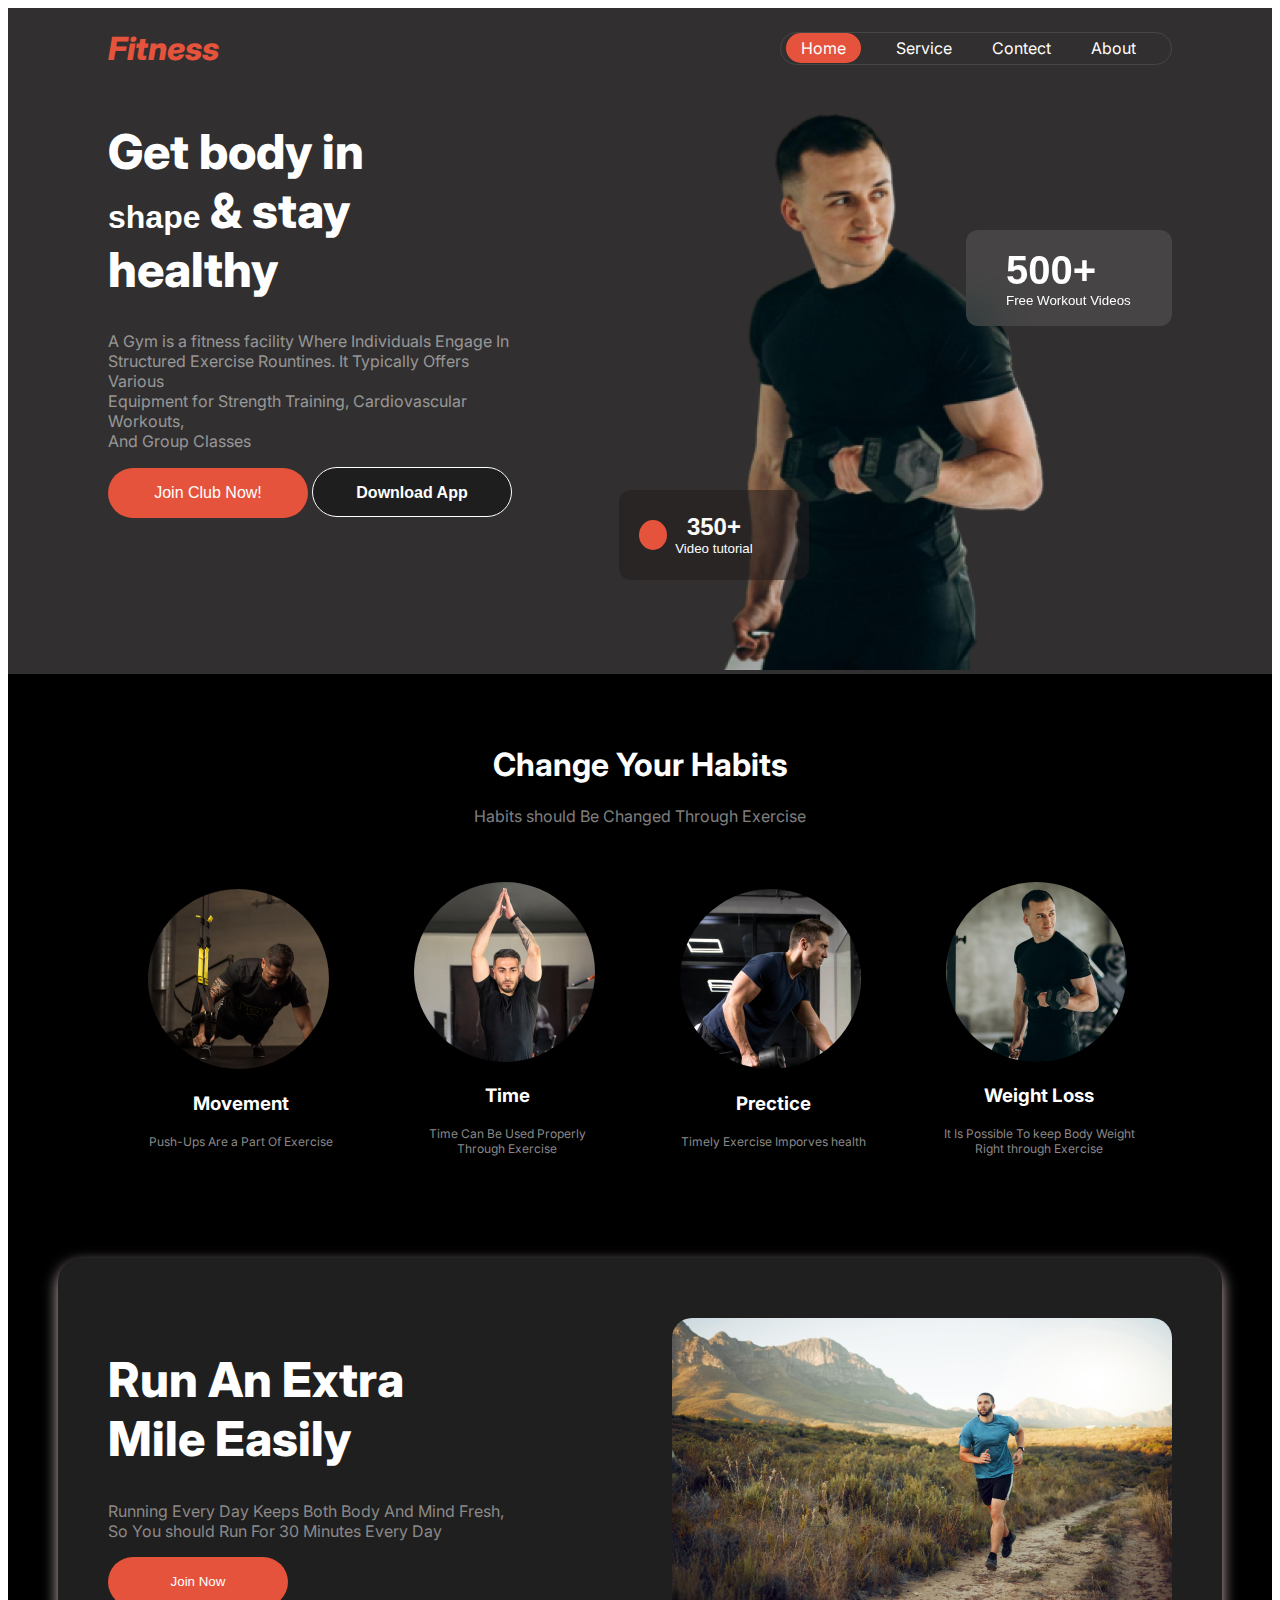
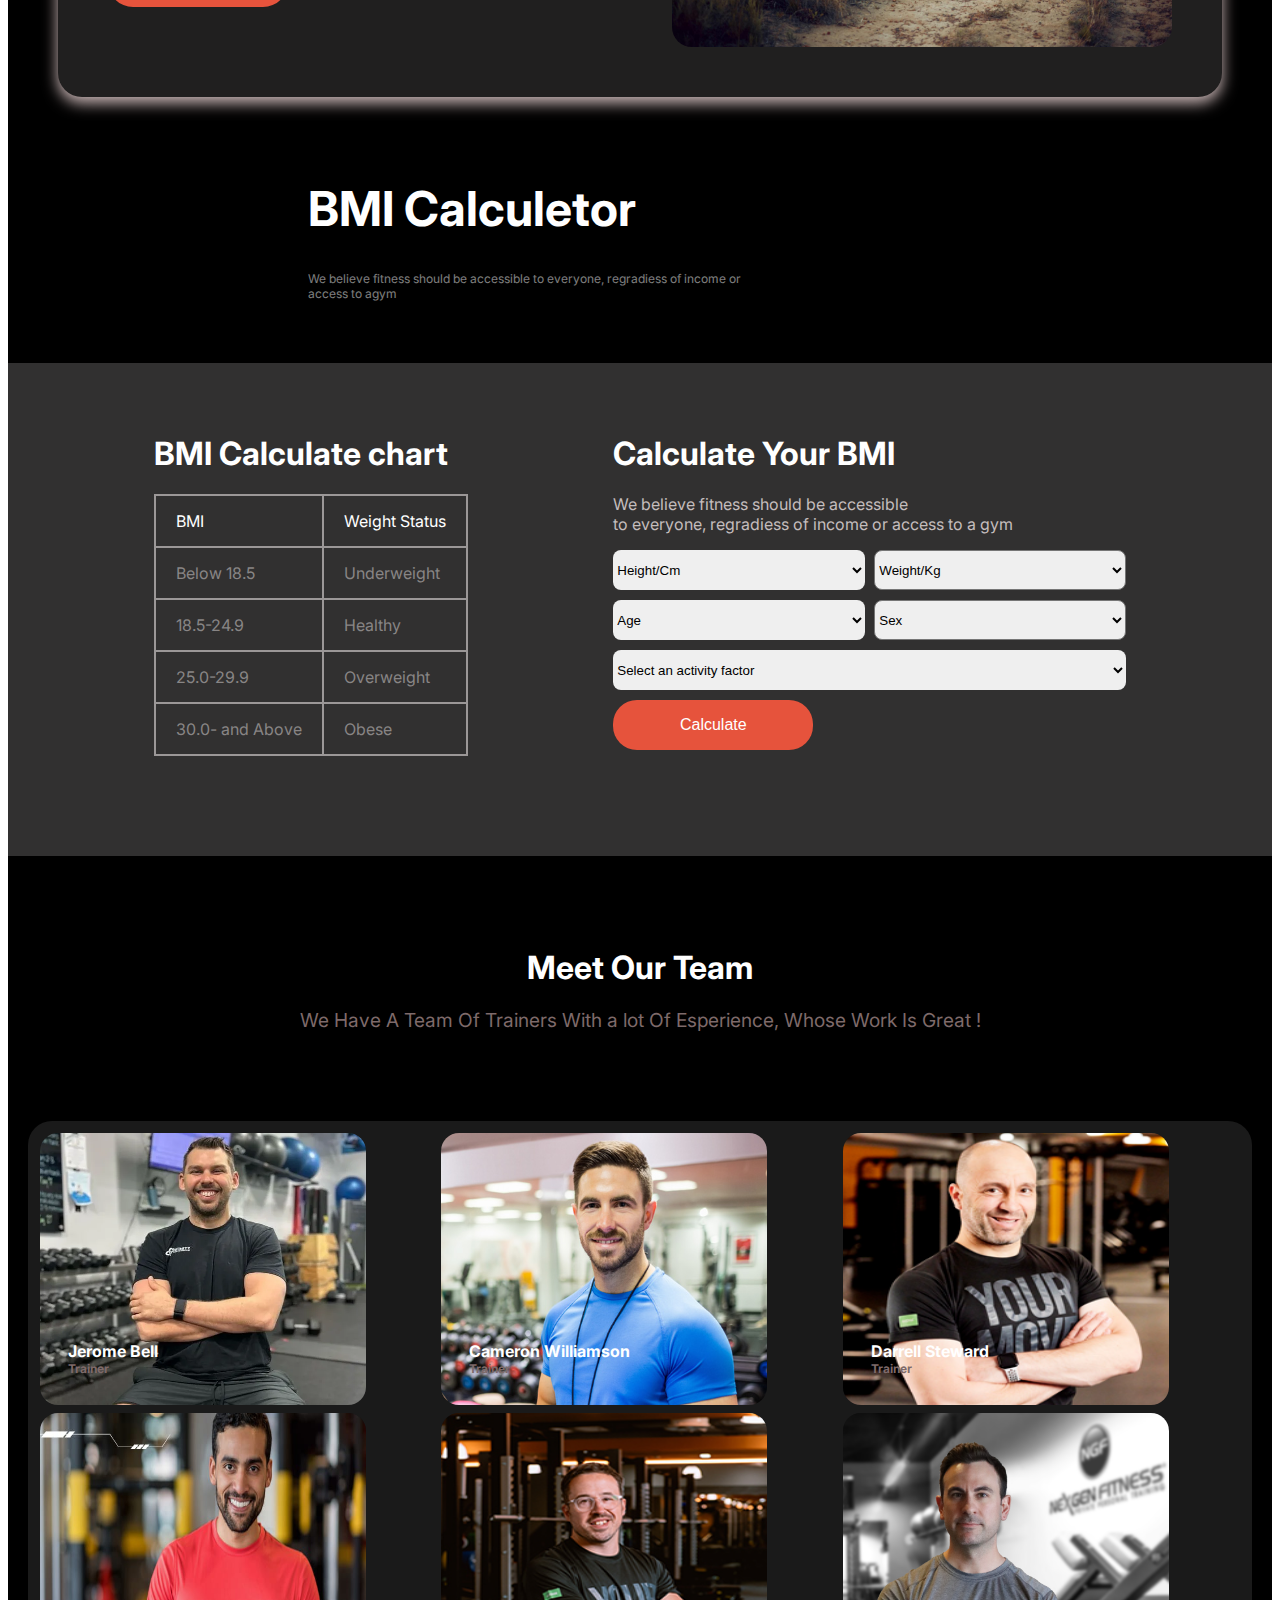
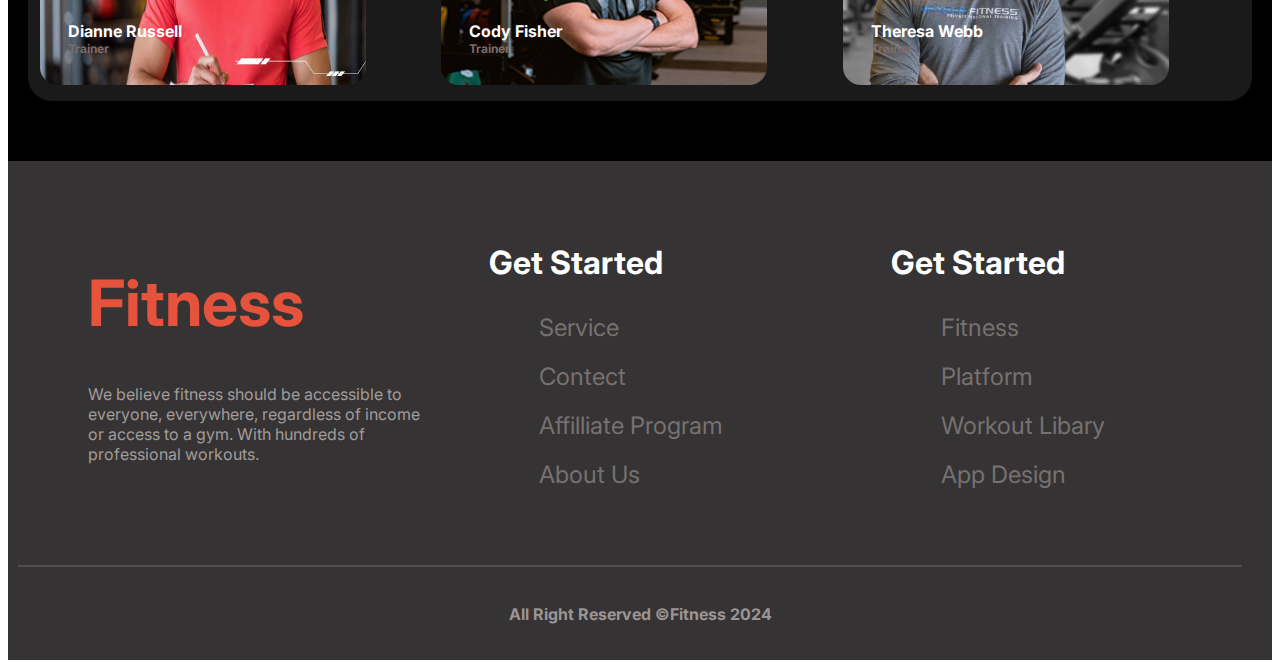
<file: index.html>
<!DOCTYPE html>
<html lang="en">
<head>
    <meta charset="UTF-8">
    <meta name="viewport" content="width=device-width, initial-scale=1.0">

    <link rel="stylesheet" href="https://fonts.googleapis.com/css2?family=Material+Symbols+Outlined:opsz,wght,FILL,GRAD@24,400,0,0" />

    <link href="https://fonts.cdnfonts.com/css/miama?styles=170364" rel="stylesheet">
                

    <title>Batch-10-Assignment-2</title>
    <link rel="stylesheet" href="style/style.css">
    <link rel="stylesheet" href="images/SJ.JPG">
<body class="inter-font">
    
    <header class="header">
          <!-- Nav start here -->
          <nav class="navbar display-flex">

            <h1 class="nav-title"><em>Fitness</em></h1>

            <div class="menu-bar" id="mobile-menu">
                <span class="bar"></span>
                <span class="bar"></span>
                <span class="bar"></span>
            </div>

            
        <ul class="nav-links display-flex">
            <li class="nav-item-1"><a href="" class="nav-link">
            <span id="nav-ext">Home</span></a></li>
            <li class="nav-item"><a href="" class="nav-link">Service</a></li>
            <li class="nav-item"><a href="" class="nav-link">Contect</a></li>
            <li class="nav-item"><a href="" class="nav-link">About</a></li>
        </ul>
        
            
        </nav>
        <!-- nav  end -->
         <!-- banner start -->
        <div class="banner display-flex">
            <div class="banner-content">
                <h1 class="banner-title">Get body in <br> <span class="banner-title-1 miama-font">shape</span> & stay <br>healthy</h1>
                <p class="banner-description text-gray">A Gym is a fitness facility Where Individuals Engage In <br> Structured Exercise Rountines. It Typically Offers Various <br> Equipment for Strength Training, Cardiovascular Workouts,<br> And Group Classes</p>
                
                <button class="banner-btn-1   btn-primary">Join Club Now!</button> 
                <button class="banner-btn-2 "> Download App</button>
            </div> 

            <div class="tutorial">
                <button class="experiance-btn"> <span class="btn-font-1">350+ </span><br> Video tutorial
                </button>
            </div>

            <div class="ball"></div>

            <div class="banner-greetings">
                <img class="banner-img" src="images/Images 2.png" alt="">
            </div>
            

            <div class="Workout">
                <button class="experiance-btn-1"> <span class="btn-font-2">500+ </span><br> Free Workout Videos
            </button>
        </div>
        </div>

        <!-- banner  end -->
    </header>
    
    <main style="background-color: black;">
        <section class="habit-bg">
            <div class="habits">
               
                <div class="habit-container">
                    <h1 class="habit-title">Change Your Habits</h1>
                
                <p class="habit-description text-gray">Habits should Be Changed Through Exercise</p>
                </div>
                 
                <div class="img-container">

                    <div class="movment">
                        <img class="habit-img" src="images/image 3.png" alt="Movements">
                        
                            <h3 class="img-title">Movement</h3>
                        <p class="img-description text-gray">Push-Ups Are a Part Of Exercise </p>
                        
                    </div>
                    
                <div class="movment">
                    <img class="habit-img" src="images/image 2.png" alt="Time">
                    <h3 class="img-title">Time</h3>
                     <p class="img-description text-gray">Time Can Be Used Properly <br> Through Exercise</p>
                </div>

                <div class="movment">
                    <img class="habit-img" src="images/image 4.png" alt="Prectice">
                    <h3 class="img-title">Prectice</h3>
                    <p class="img-description text-gray">Timely Exercise Imporves health</p>
                </div>

                    <div class="movment">
                        <img class="habit-img" src="images/image 5.png" alt="Weight Loss">
                        <h3 class="img-title">Weight Loss</h3>
                        <p class="img-description text-gray">It Is Possible To keep Body Weight <br> Right through Exercise</p>
                    </div>

                </div>

            </div>
        </section>

        <section class="run-bg">
            <div class="run-container">
                   <div class="run-title">
                    <h1 class="run-sub-title">Run An Extra <br> Mile Easily</h1>
                    <p class="run-description text-gray">Running Every Day Keeps Both Body And Mind Fresh, <br> So You should Run For 30 Minutes Every Day</p>

                    <button class="run-btn btn-primary">Join Now</button>
                   </div> 

                    <img class="run-img" src="images/run.jpg" alt="">
            </div>

        </section>



        <section class="calculated-sec">
           <div class="calcilate-title">
            <h1 class="calculate-sub-title">BMI Calculetor</h1>
            <p class="calculate-description text-gray">We believe fitness should  be accessible to everyone, regradiess of income or <br>access to agym</p>
           </div>
            
            <div class="calculate-container">
                <div class="calculate-chart">
                    <h1 class="chart-title">BMI Calculate chart</h1>
                    <table>
                        
                        <thead>
                            <tr>
                                <td style="color: white;">BMI</td>
                                <td style="color: white;">Weight Status</td>
                            </tr>
                            <tr>
                                <td>Below 18.5</td>
                                <td>Underweight</td>
                            </tr>
                            <tr>
                                <td>18.5-24.9</td>
                                <td>Healthy</td>
                            </tr>
                            <tr>
                                <td>25.0-29.9</td>
                                <td>Overweight</td>
                            </tr>

                            <tr>
                                <td>30.0- and Above</td>
                                <td>Obese</td>
                            </tr>
                        </thead>
                    </table>
                </div>

                <div class="calculate-bmi">
                    <h1 class="bmi-title">Calculate Your BMI</h1>
                    <p class="bmi-description">We believe fitness should  be accessible <br>to everyone, regradiess of income or access to a gym</p>

                    <div class="bmi-container">
                        <select class="bmi-1"  name="" id="">
                            <option  value="">Height/Cm</option>
                        </select>

                        <select class="bmi-2"  name="" id="">
                            <option  value="">Weight/Kg</option>
                        </select>
                         <br>
                        <select class="bmi-1"  name="" id="">
                            <option  value="">Age</option>
                        </select>
                        <select class="bmi-2"  name="" id="">
                            <option  value="">Sex</option>
                        </select>
                         <br>

                        <select class="bmi-5"  name="" id="">
                            <option  value="">Select an activity factor</option>
                        </select>
                        <br>
                        <button class="btn-bmi btn-primary">Calculate</button>
                    </div>

                    
                    
                   
                </div>

            </div>
        </section>


        <section class="team-bg">
            <h1 class="team-title">Meet Our Team</h1>
            <p class="team-description text-gray">We Have A Team Of Trainers With a lot Of Esperience, Whose Work Is Great !</p>

            <div class="trainer-layout">
                <div class="trainer-conrainer">
                    <img class="trainer-img" src="images/trainer1.png" alt="Trainer">
                    <h1 class="trainer-title">Jerome Bell</h1>
                    <h4 class="trainer-description">Trainer</h4>
                </div>
                
                <div>
                    <img class="trainer-img" src="images/trainer2.png" alt="Trainer">
                    <h1 class="trainer-title">Cameron Williamson</h1>
                    <h4 class="trainer-description">Trainer</h4>
                </div>
                
                <div>
                    <img class="trainer-img" src="images/trainer3.png" alt="Trainer">
                    <h1 class="trainer-title">Darrell Steward</h1>
                    <h4 class="trainer-description">Trainer</h4>
                </div>

                <div>
                    <img class="trainer-img" src="images/trainer4.png" alt="Trainer">
                    <h1 class="trainer-title">Dianne Russell</h1>
                    <h4 class="trainer-description">Trainer</h4>
                </div>

                <div>
                    <img class="trainer-img" src="images/trainer5.png" alt="Trainer">
                    <h1 class="trainer-title">Cody Fisher</h1>
                    <h4 class="trainer-description">Trainer</h4>
                </div>

                <div>
                    <img class="trainer-img" src="images/trainer6.png" alt="Trainer">
                    <h1 class="trainer-title">Theresa Webb</h1>
                    <h4 class="trainer-description">Trainer</h4>
                </div>
            </div>
        </section>
    </main>

    <footer style="background-color: rgb(53, 51, 51);">

        <div class="fitness-layout">
            <div class="fitness-container">
                <h1 class="fitness-title">Fitness</h1>
                <p class="fitness-description text-gray">We believe fitness should be accessible to everyone, everywhere, regardless of income or access to a gym. With hundreds of professional workouts. </p>
            </div>
            <div class="about-layout">
                <h1 class="about-container">Get Started</h1>
                <ul class="about-list text-gray">
                    <li>Service</li>
                    <li>Contect</li>
                    <li>Affilliate Program</li>
                    <li>About Us</li>
                </ul>
            </div>


            <div class="about-layout">
                <h1 class="about-container">Get Started</h1>
                <ul class="about-list text-gray">
                    <li>Fitness</li>
                    <li>Platform</li>
                    <li>Workout Libary</li>
                    <li>App Design</li>
                </ul>
            </div>

        </div>

        <div class="copy-right-bar">
            <h4>All Right Reserved &copy;Fitness 2024</h4>
        </div>
    </footer>
</body>
</html>
</file>
<file: style/style.css>
/* font */
@import url('https://fonts.googleapis.com/css2?family=Inter:wght@100..900&display=swap');


.inter-font {
  font-family: "Inter", sans-serif;
  font-optical-sizing: auto;
  font-weight: 400;
  font-style: normal;
  font-variation-settings:
    "slnt" 0;
}


@import url('https://fonts.cdnfonts.com/css/miama?styles=170364');

.miama-font{
    /* font-family: 'Miama', sans-serif; */
                                                
}
/* font */

.header{
    /* background: linear-gradient(180.00deg, rgb(17,17,17), rgb(119, 119, 119, 0) 100%); */
    background-color: rgb(49, 47, 47);
}

/* shared styles */

.display-flex{
    display: flex;
}

/* .secondary-bg{
    color: rgb(230, 83, 60);
} */

.btn-primary{
    background-color: #E6533C;
}

.text-gray{
    color: rgba(255, 255, 255, 0.5);
}


/* navbar styles */

.navbar{
    justify-content: space-between;
    align-items: center;
    margin-left: 100px;
    margin-right: 100px;
}

.nav-title{
    color: #E6533C;
    font-size: 2rem;
    font-weight: 800;
}



.nav-links{
    width: 350px;
    height: 31px;
    border: 1px solid rgba(255, 255, 255, 0.1);
    border-radius: 46px;
}

.nav-link{
    cursor: pointer;
    color: white;
    text-decoration: none;
    
}

.nav-item-1{
    width: 90px;
    height: 20px;
    background-color: #E6533C;
    list-style: none;
    margin-right: 30px;
    margin-left: -35px;
    
    margin-bottom: 5px;
    color: white;
    border-radius: 24px;
    text-align: center;
    padding: 5px;
    font-size: 1rem;
 }



.nav-item{
   justify-content: space-between;
   list-style: none;
   margin-right: 30px;
   color: white;
   padding: 5px;
   font-size: 1rem;
}


/* nav style end */

/* banner styles */

.banner{
    margin-left: 100px;
    margin-right: 100px;
}


.banner-content{
   
}

.banner-title{
    font-weight: 800;
    font-size: 3rem;
    color: white;
}

.banner-title-1 {
    font-family: 'Miama', sans-serif;
    font-size: 2rem;
}

.banner-btn-1{
    width: 200px;
    height: 50px;
    color: white;
    border-radius: 42px;
    font-size: 1rem;
    padding: 16px 40px 16px 40px;
    border: none;
    transition: transform 1s;

}

.banner-btn-1:hover{
    transform: calc(.5);
}


.banner-btn-2{
    width: 200px;
    height: 50px;
    /* box-sizing: border-box; */
    border: 1px solid rgb(20, 19, 19);
    border-radius: 42px;
    font-weight: 600;
    font-size: 1rem;
    color: white;
    padding: 16px 40px 16px 40px;
    stroke: 1px inside rgb(255, 255, 255);
    background-color: rgb(31, 30, 30);
    border: 1px solid white;
}


.experiance-btn{
    background-color:rgba(37, 29, 29, 0.54) ;
    position: relative;
    width: 190px;
    height: 90px;   
    box-sizing: border-box;
    border: 1px soli rgba(255, 255, 255, 0.1) ;
    border-radius: 12px;
    margin-top: 400px;
     margin-left: 100px;
    margin-right: -170px;
    color: white;
    border: none;
    
} 


.banner-img{
    /* position: relative; */
    margin-left: 830PX;
}


.ball{
    position: relative;
    width: 30px;
    height: 30px;
    background-color: rgba(230, 83, 60, 1);
    border-radius: 50%;
    margin-top: 430px;
    margin-right: -780px;

}


.experiance-btn-1{
    background-color: rgba(255, 255, 255, 0.1);
    position: relative;
    width: 206px;
    height: 96px;
    box-sizing: border-box; 
    border: 1px soli rgba(255, 255, 255, 0.1) ;
    border-radius: 12px;
    backdrop-filter: blur(20px);
    color: white;
    margin-top: 140px;
    margin-left: -100px;
    border: none;
    text-align: left;
    padding-left: 40px;
} 



.banner-description{
    /* width: 400px; */
    /* color: rgba(255, 255, 255, 0.5); */
    
}


.btn-font-1{
    font-size: 1.5rem;
    font-weight: 900;
    text-align: left;
    color: rgb(250, 250, 249);
   
    
}



.btn-font-2{
    font-weight: 900;
    color: rgb(255, 255, 255);
   font-size: 2.5rem;
   text-align: left;
   
}


/* habits styles */

.habit-bg{
    /* background-color: black; */
    padding-top: 50px;
    padding-bottom: 90px;
   
}



.habit-container{
    text-align: center;
    color: white;
    padding-bottom: 20px;
}



.img-container{
    display: grid;
    grid-template-columns: repeat(4,1fr);
    justify-content: center;
    align-items: center;
    margin-left: 100px;
    margin-right: 100px;
    padding-top: 20px;
    
}

.habit-img{
    justify-items: center;
    border-radius: 50%;
    align-items:center;
    margin-left: 40px;
    transition: transform 1s;
}
.habit-img:hover{
    transform: scale(1.5);

}


.img-title{
    color: white;
    /* padding-left: 40px; */
    padding-bottom: 0px;
    /* margin-left: 50px; */
    text-align: center;
}

.img-description{
    color: white;
    font-size: .75rem;
    /* margin-left: 60px; */
    text-align: center;
    color: rgb(139, 137, 137);
}

/* Run section style */

.run-bg{
    
    
}

.run-container{
    display: flex;
    justify-content: space-between;
    margin-left: 100px;
    margin-right: 150px;
    padding-bottom: 50px;
    box-shadow: 0px 6px 15px 0px rgb(206, 186, 186);
    border-radius: 24px;
    background-color: rgb(32, 31, 31);
    padding-left: 50px;
    padding-right: 50px;


}


.run-title{
    margin-top: 60px;
    margin-right: 0px;
}

.run-sub-title{
    font-weight: 800;
    font-size: 3REM;
    color: white;
}

.run-description{
    color: rgb(139, 137, 137);
}

.run-img{
    width: 500px;
    margin-top: 60px;
    border-radius: 20px;
    /* object-fit: none;
    object-position: 66% 33%; */
}

.run-btn {
    width: 180px;
    height: 50px;
    border-radius: 36px;
    color: white;
    border: none;
    transition: transform 1s;
}

.run-btn:hover{
    transform: scale(1.5);
}
/* responsive style menubar */


.menu-bar{
   
    flex-direction: column;
}

.menu-bar .bar{
    height: 3px;
    width: 25px;
    background-color: white;
    margin: 4px 0;
    transition: 0.6s;
}

/* Calculate styles */

.calculate-container{
    display: flex;
    justify-content: space-evenly;
    background-color: rgb(49, 48, 48);
}

.calcilate-title{
    margin-left: 300px;
    padding-top: 50px;
    padding-bottom: 50px;
    color: white;
    
}
.calculate-sub-title{
    font-weight: 700;
    font-size: 3rem;
}

.bmi-description{
    color: rgb(196, 189, 189);
}
.calculate-description{
   
    font-size: 0.75rem;
    
}

.chart-title{
    color: white;
}

.bmi-title{
    color: white;
}




table{
    border-collapse: collapse;
}

td, th{
    border: 2px solid rgb(155, 151, 151);
    padding: 15px 20px;
    color: rgb(136, 133, 133);
}
.calculate-chart{
    padding-top: 50px;
    padding-bottom: 100px;
   
}
.calculate-bmi{
    padding-top: 50px;
    
}

.bmi-container{
    width: 60% 60%;
}
.bmi-2{
    width: 252px;
    height: 40px;
    border-radius: 8px;
    margin-bottom: 10px;
    margin-left: 5px;
}

.bmi-1{
    width: 252px;
    height: 40px;
    border-radius: 8px;
    margin-bottom: 10px;
    /* margin-left: 5px; */
    border: none;
}
.bmi-5{
    width: 513px;
    height: 40px;
    border-radius: 8px;
    margin-bottom: 10px;
    border: none;
}
.btn-bmi{
    width: 200px;
    height: 50px;
    border: none;
    border-radius: 24px;
    color: white;
    font-size: 1rem;
    
}


/* trainer team style */

.team-bg{
    color: white;
    padding-bottom: 60px;
}

.team-title{
    padding-top: 70px;
    text-align: center;
    font-weight: 700;
    font-size: 2rem;
    
}



.team-description{
    text-align: center;
    font-size: 1.2rem;
    color: rgb(126, 106, 106);
    padding-bottom: 70px;
    
}

.trainer-layout{
    /* width: 1060px;
    height: 604px; */
    position: relative;
    display: grid;
    grid-template-columns: repeat(3, 1fr);
    justify-content: center;
    gap: 20px;
    margin-left: 80px;
    margin-right: 140px;
    /* box-shadow: 0px 6px 15px 0px rgb(206, 186, 186); */
    background: rgba(255, 255, 255, 0.1) ;
    border-radius: 24px;
    padding: 20px;
}



.trainer-img{
    width: 326px;
    height: 272px;
    position: relative;
    /* box-shadow: 0px 6px 10px 0px rgb(206, 186, 186); */
    background: rgba(0, 0, 0, 0.2);
    border-radius: 18px;
    margin-right: 20px 0px;
}


.trainer-title{
    position: absolute;
    margin-top: -60PX;
    margin-left: 20px;
    font-size: 1rem;
    transition: transform 1s;
}

.trainer-title:hover{
    transform: scale(1.5);
    margin-left: 40px;
    
}

.trainer-description{
    position: absolute;
    margin-top: -40PX;
    margin-left: 20px;
    font-size: 0.75rem;
    color: rgb(126, 106, 106);
}


/* footer styles */
.fitness-layout{
    display: grid;
    grid-template-columns: repeat(3,1fr) ;
    justify-content: center;
    gap: 50px;
    /* box-shadow: 0px 0px 20px 0px; */
    border-bottom: 2px solid rgb(80, 78, 78);
    margin-left: 100px;
    margin-right: 120px;
    padding: 60px 0px 50px 70px;
}

.fitness-title{
    font-size: 4rem;
    color: #E6533C;
}
.fitness-description{
    color: rgb(161, 156, 156);
}
/* .about-layout{
    color: white;
} */

.about-container{
    color: white;
}
.about-list li{
    color: rgb(117, 113, 113);
    list-style: none;
    font-size: 1.5rem;
    padding: 10px;
}

.copy-right-bar{
    text-align: center;
    padding: 15px;
    color: rgb(155, 149, 149);
}

/* responsive mobile device */

@media screen and (max-width:576px) {
    .navbar{
        margin-left: 20px;
        margin-right: 20px;
    }
    

    .nav-links{
        display: none;
        flex-direction: column;
        
    }

    .menu-bar{
        display: flex;
        justify-content: center;
        align-items: center;
    }

    .banner{
        flex-direction: column;
        align-items: center;
        margin-left: 20px;
        margin-right: 20px;
    }

    .banner-img{
        /* position: relative; */
        margin-left: 20PX;
    }


    .banner-btn-1{
        width: 160px;
        height: 60px;
        text-align: center;
        transition: transform 1s;
    }
    .banner-btn-1:hover{
        transform:  scale(.5);
     }

     .banner-description{
        font-size: .75rem;
        font-weight: 600px;
    }

    .banner-btn-2{
        position: absolute;
        width: 160px;
        height: 60px;
        text-align: center;
    }

    /* btn- 350+ এর কাজ */
    .experiance-btn{
        position: absolute;
        margin-top: 350px;
        margin-left: -120px;
    }


   .ball{
        position: absolute;
        margin-top: 800px;
        margin-right: 180px;
        
    }

    .experiance-btn-1{
        position: absolute;
        margin-top: -420px;
        margin-left: 20px;
        width: 150px;
    }


    .banner-title{
        font-weight: 500px;
        font-size: 3rem;
    }


    .banner-greetings{
    margin-left: 20px;
    margin-right: 20px;
    }

    .img-container{
        grid-template-columns: repeat(1, 1fr);
        
    }

    .img-description{
        text-align: center;
    }


    .calculated-sec{
        margin-left: 20px;
        margin-right: 20px;
    }

    .calcilate-title{
        margin-left: 20px;
    }

    .calculate-container{
        flex-direction: column;
        align-items: center;
        padding: 0px;
    }
    .calculate-bmi{
       text-align: center;
    }
    .bmi-5{
        width: 255px;
    }
    .habit-img{
        justify-content: center;
        /* margin-left: 20px; */
        align-items: center;
    }

    .img-title{
        text-align: left;
        /* margin-left: 20px; */
        text-align: center;
        
    }
    .img-description{
        text-align: center;
        text-wrap: wrap;
        margin-left: 20px;
    }
    .run-container{
        flex-direction: column;
        margin-left: 20px;
        margin-right: 20px;
        align-items: center;
        padding-left: 10px;
    }
    .run-title{
       text-align: left;
       margin-left: 20px;
       gap: 20px;
    }

    .run-btn{
        width: 250px;
        transition: transform 1s;
    }

    .run-btn:hover{
        transform: scale(.75);
    }
    .run-img{
        margin-left: 90px;
        margin-right: 50px;
        width: 300px;
        
    }

    .trainer-layout{
        /* position: relative; */
        width: 280px;
        grid-template-columns: repeat(1, 1fr);
        justify-content:center;
        justify-items: center;
        align-items: center;
        margin-left: 20px;
       

    }
   
    .trainer-img{
        width: 290px;
       margin-left: -10px;
       margin-right: -10px;
        
    }

    .fitness-layout{
        margin-left: 20px;
        margin-right: 20px;
        grid-template-columns: repeat(1,1fr);
        padding-left: 20px;
    }
    .fitness-container{
       
    }
    
}



@media screen and (min-width:576px) and (max-width:992px) {
            
            .banner-btn-1{
                margin-bottom: 20px;
            }
            .trainer-layout{
                grid-template-columns: repeat(2,1fr);
                margin-left: 20px;
                margin-right: 20px;

            }
}


@media screen and (min-width:992px) and (max-width:1350px) {
    .banner-btn-1{
        margin-bottom: 20px;
    }
    .run-container{
        margin-left: 50px;
        margin-right: 50px;
    }
    .trainer-layout{
        margin-left: 20px;
        margin-right: 20px;
    }
    

    .trainer-img{
        margin: -8px;
        gap: 20px;
    }

    .fitness-layout{
        margin-left: 10px;
        margin-right: 30px;
    }
}
</file>
